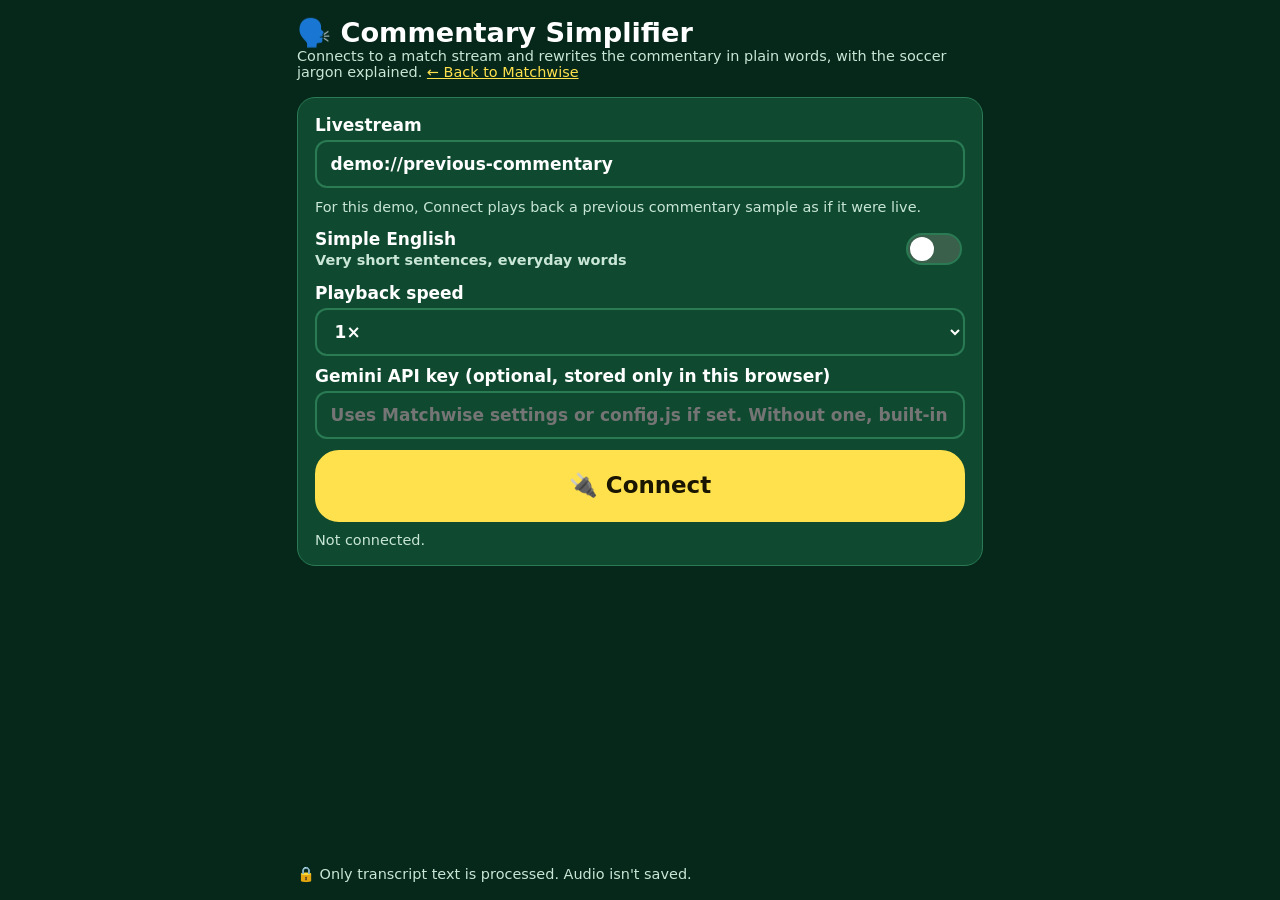
<file: translator/index.html>
<!doctype html>
<html lang="en">
<head>
  <meta charset="utf-8">
  <meta name="viewport" content="width=device-width, initial-scale=1">
  <title>Matchwise Vocabulary Simplifier</title>
  <link rel="stylesheet" href="../styles.css">
  <style>
    .wrap { max-width: 720px; margin: 0 auto; padding: 1rem; display: flex; flex-direction: column; gap: 1rem; min-height: 100dvh; }
    .line { background: var(--panel); border: 1px solid var(--line); border-left: 8px solid var(--t-language); border-radius: 14px; padding: .7rem .9rem; animation: slideUp .35s ease-out both; }
    .line .src { color: var(--muted); font-size: .9rem; }
    .line .out { font-size: 1.15rem; font-weight: 700; margin-top: .25rem; }
    .line .terms { margin: .4rem 0 0; padding: 0; list-style: none; font-size: .95rem; }
    .line .terms li { margin-top: .2rem; }
    .line .terms b { color: var(--accent); }
    #log { flex: 1; display: flex; flex-direction: column; gap: .6rem; overflow-y: auto; max-height: 55dvh; }
    label.f { display: flex; flex-direction: column; gap: .3rem; font-weight: 700; }
  </style>
</head>
<body>
<main class="wrap">
  <header><h1 class="hero" style="font-size:1.6rem">🗣️ Commentary Simplifier</h1>
    <p class="muted small">Connects to a match stream and rewrites the commentary in plain words, with the soccer jargon explained. <a href="../index.html" style="color:var(--accent)">← Back to Matchwise</a></p></header>

  <section class="panel stack">
    <label class="f" for="stream">Livestream
      <input id="stream" type="text" value="demo://previous-commentary" aria-describedby="hint"></label>
    <p id="hint" class="small muted">For this demo, Connect plays back a previous commentary sample as if it were live.</p>
    <label class="switch"><span>Simple English<br><span class="small muted">Very short sentences, everyday words</span></span><input id="simple" type="checkbox" role="switch"></label>
    <label class="f">Playback speed <select id="speed"><option value="1">1×</option><option value="2">2×</option><option value="4">4×</option></select></label>
    <label class="f" for="key">Gemini API key (optional, stored only in this browser)
      <input id="key" type="password" autocomplete="off" placeholder="Uses Matchwise settings or config.js if set. Without one, built-in definitions are used."></label>
    <button id="go" class="btn btn-primary listen">🔌 Connect</button>
    <p class="small muted" id="status" role="status" aria-live="polite">Not connected.</p>
  </section>

  <section id="log" role="log" aria-live="polite" aria-label="Simplified commentary"></section>
  <p class="small muted">🔒 Only transcript text is processed. Audio isn't saved.</p>
</main>
<script src="../config.js"></script>
<script src="../js/sports/soccer.js"></script>
<script src="translator.js"></script>
</body>
</html>
</file>
<file: styles.css>
/* Matchwise theme: dark pitch green + white. Text/background pairs are AA (>= 4.5:1). */
:root {
  --bg: #06281a;
  --bg2: #0a3a25;
  --panel: #0f4a30;
  --line: #2a7a54;
  --text: #ffffff;
  --muted: #c9e6d6;
  --accent: #ffe14d;
  --accent-ink: #1a1500;
  --danger: #ffb4a8;
  --t-language: #7cc4ff;
  --t-move: #9be37a;
  --t-ref: #ffe14d;
  --t-crowd: #ff9ecb;
  --t-moment: #ffb066;
  --fs: 1;
}
* { box-sizing: border-box; }
html { font-size: calc(17px * var(--fs)); }
body {
  margin: 0; background: var(--bg); color: var(--text);
  font-family: ui-rounded, "SF Pro Rounded", system-ui, -apple-system, "Segoe UI", Roboto, sans-serif;
  -webkit-font-smoothing: antialiased; min-height: 100dvh;
}
#app { max-width: 560px; margin: 0 auto; min-height: 100dvh; display: flex; flex-direction: column; }
.skip { position: absolute; left: -999px; top: 0; background: #fff; color: #000; padding: .5rem 1rem; z-index: 100; }
.skip:focus { left: 0; }
:focus-visible { outline: 3px solid var(--accent); outline-offset: 2px; }
button { font: inherit; color: inherit; cursor: pointer; }
h1, h2, h3, p { margin: 0; }

.screen { flex: 1; display: flex; flex-direction: column; padding: 1rem; padding-bottom: calc(1rem + env(safe-area-inset-bottom)); gap: 1rem; }
.muted { color: var(--muted); }
.small { font-size: .85rem; }

.btn { min-height: 48px; padding: .75rem 1.25rem; border-radius: 999px; border: 2px solid var(--line); background: var(--panel); font-weight: 700; }
.btn:hover { background: #14603e; }
.btn-primary { background: var(--accent); color: var(--accent-ink); border-color: var(--accent); }
.btn-primary:hover { background: #fff08a; }
.btn-ghost { background: transparent; }
.btn-block { width: 100%; }
.icon-btn { min-width: 44px; min-height: 44px; border-radius: 12px; border: 2px solid var(--line); background: var(--panel); }

.panel { background: var(--panel); border: 1px solid var(--line); border-radius: 18px; padding: 1rem; }
.hero { font-size: 2rem; line-height: 1.15; font-weight: 800; }
.badge { display: inline-flex; align-items: center; gap: .35rem; background: var(--panel); border: 2px solid var(--line); border-radius: 999px; padding: .3rem .8rem; font-weight: 700; min-height: 44px; }

/* header + status */
.topbar { display: flex; align-items: center; justify-content: space-between; gap: .5rem; }
.status { display: flex; align-items: center; gap: .6rem; font-weight: 700; }
.dot { width: 14px; height: 14px; border-radius: 50%; background: #6b8f7c; flex: none; }
.dot.live { background: #ff5a4d; animation: pulse 1.4s infinite; }
@keyframes pulse { 0% { box-shadow: 0 0 0 0 rgba(255,90,77,.7); } 70% { box-shadow: 0 0 0 14px rgba(255,90,77,0); } 100% { box-shadow: 0 0 0 0 rgba(255,90,77,0); } }

/* transcript strip */
.strip { background: var(--bg2); border: 1px dashed var(--line); border-radius: 14px; padding: .6rem .8rem; min-height: 4.5rem; max-height: 8rem; overflow-y: auto; }
.strip p + p { margin-top: .35rem; }
.strip .crowdline { color: var(--t-crowd); font-weight: 700; }
.jargon { background: none; border: 0; padding: 0; color: var(--accent); font-weight: 700; text-decoration: underline; text-decoration-style: dotted; text-underline-offset: 4px; cursor: help; }

/* feed + cards */
.feed { flex: 1; display: flex; flex-direction: column; gap: .75rem; overflow-y: auto; padding-bottom: .5rem; }
.empty { text-align: center; padding: 2rem 1rem; }
.ecard { background: var(--panel); border: 1px solid var(--line); border-left: 8px solid var(--tc, var(--line)); border-radius: 16px; padding: .9rem 1rem; animation: slideUp .45s ease-out both; }
@keyframes slideUp { from { opacity: 0; transform: translateY(40px); } to { opacity: 1; transform: none; } }
@media (prefers-reduced-motion: reduce) { .ecard { animation: none; } .dot.live { animation: none; } }
.ecard .tag { display: inline-flex; gap: .35rem; align-items: center; font-weight: 800; font-size: .8rem; text-transform: uppercase; letter-spacing: .05em; color: var(--tc); }
.ecard h3 { font-size: 1.15rem; margin: .25rem 0; }
.ecard .why { margin-top: .4rem; color: var(--muted); }
.ecard .why b { color: #fff; }
.ecard .more { margin-top: .5rem; background: none; border: 0; color: var(--accent); font-weight: 700; text-decoration: underline; padding: .4rem 0; min-height: 44px; }
.ecard .deeper { margin-top: .3rem; padding-top: .5rem; border-top: 1px solid var(--line); }
.t-language { --tc: var(--t-language); } .t-move { --tc: var(--t-move); } .t-ref { --tc: var(--t-ref); }
.t-crowd { --tc: var(--t-crowd); } .t-moment { --tc: var(--t-moment); }
.t-moment { background: linear-gradient(135deg, #5a2d00 0%, var(--panel) 70%); }

/* bottom controls */
.controls { position: sticky; bottom: 0; background: linear-gradient(transparent, var(--bg) 25%); padding-top: .75rem; display: flex; flex-direction: column; gap: .6rem; }
.listen { width: 100%; min-height: 72px; font-size: 1.35rem; border-radius: 24px; }
.row { display: flex; gap: .6rem; align-items: center; }
.row > * { flex: 1; }
.nudge { background: var(--bg2); border: 1px solid var(--accent); }

/* toggle */
.switch { display: flex; align-items: center; justify-content: space-between; gap: 1rem; min-height: 48px; font-weight: 700; }
.switch input { appearance: none; width: 56px; height: 32px; border-radius: 999px; background: #3a5f4b; border: 2px solid var(--line); position: relative; flex: none; cursor: pointer; }
.switch input::after { content: ""; position: absolute; top: 2px; left: 2px; width: 24px; height: 24px; border-radius: 50%; background: #fff; transition: transform .2s; }
.switch input:checked { background: var(--accent); }
.switch input:checked::after { transform: translateX(24px); background: var(--accent-ink); }

/* quiz */
.progress { height: 10px; background: var(--bg2); border-radius: 999px; overflow: hidden; }
.progress > i { display: block; height: 100%; background: var(--accent); }
.opt { text-align: left; width: 100%; min-height: 56px; padding: .8rem 1rem; border-radius: 16px; border: 2px solid var(--line); background: var(--panel); font-weight: 600; }
.opt:hover:not(:disabled) { background: #14603e; }
.opt.right { border-color: #7ee8a5; background: #12633a; }
.opt.right::before { content: "✓ "; }
.opt.picked-wrong { border-color: var(--danger); }
.opt.picked-wrong::before { content: "• "; }
.stack { display: flex; flex-direction: column; gap: .6rem; }

/* sheet + toast */
.sheet-back { position: fixed; inset: 0; background: rgba(0,0,0,.6); display: flex; align-items: flex-end; justify-content: center; z-index: 50; }
.sheet { background: var(--bg2); border: 2px solid var(--line); border-radius: 24px 24px 0 0; width: 100%; max-width: 560px; max-height: 85dvh; overflow-y: auto; padding: 1.25rem; padding-bottom: calc(1.25rem + env(safe-area-inset-bottom)); animation: slideUp .3s ease-out; }
.toast { position: fixed; left: 50%; transform: translateX(-50%); bottom: 110px; background: #fff; color: #06281a; font-weight: 700; padding: .7rem 1.1rem; border-radius: 14px; max-width: 90vw; z-index: 60; box-shadow: 0 6px 24px rgba(0,0,0,.4); }
.seg { display: flex; gap: .4rem; }
.seg button { flex: 1; min-height: 48px; border-radius: 12px; border: 2px solid var(--line); background: var(--panel); font-weight: 700; }
.seg button[aria-pressed="true"] { background: var(--accent); color: var(--accent-ink); border-color: var(--accent); }
select, input[type=password], input[type=text] { width: 100%; min-height: 48px; border-radius: 12px; border: 2px solid var(--line); background: var(--panel); color: #fff; padding: 0 .8rem; font: inherit; }
.modecard { width: 100%; text-align: left; padding: .9rem 1rem; border-radius: 16px; border: 2px solid var(--line); background: var(--panel); }
.modecard[aria-pressed="true"] { border-color: var(--accent); background: #14603e; }
.modecard b { font-size: 1.1rem; }
</file>
